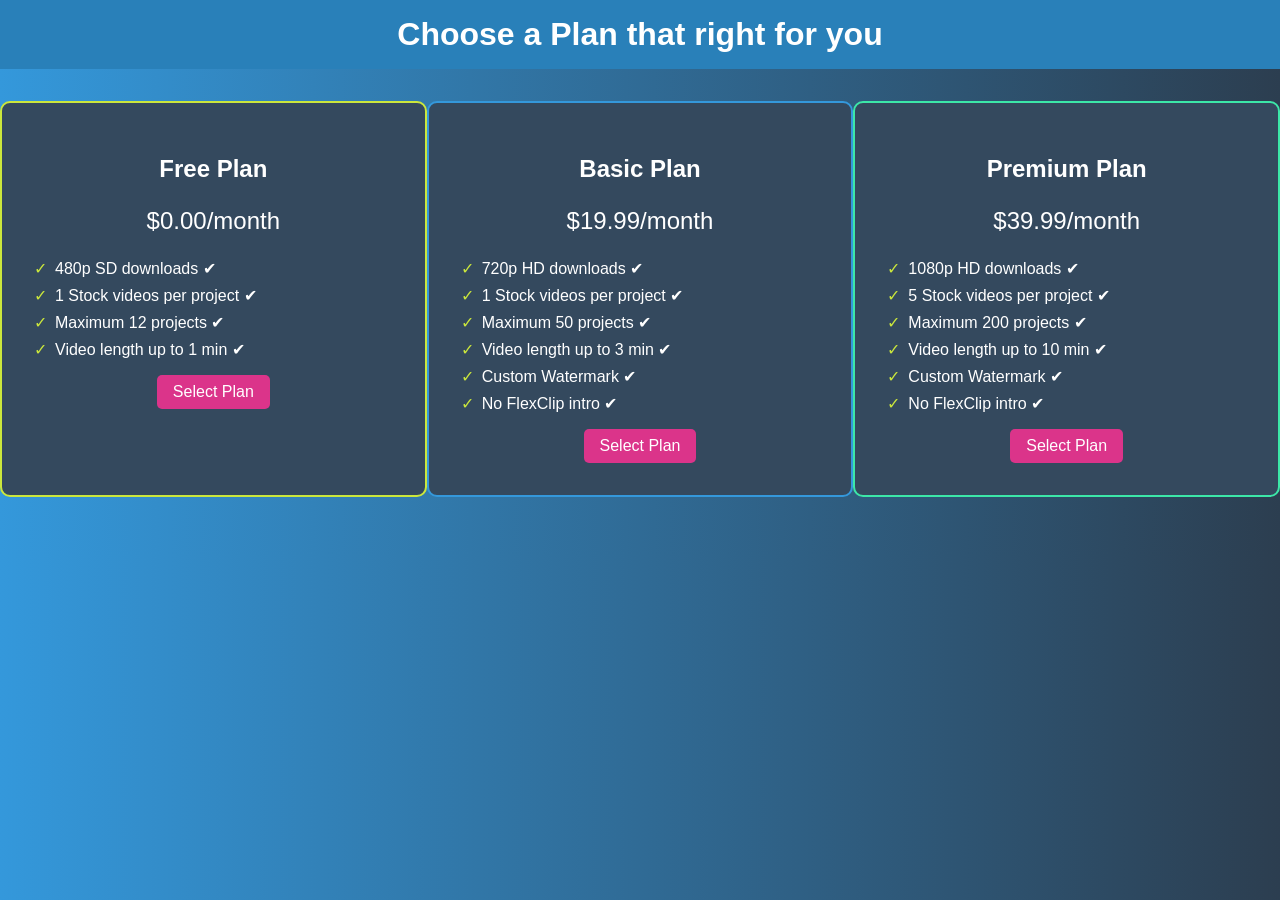
<file: index.html>
<!DOCTYPE html>
<html lang="en">
<head>
    <meta charset="UTF-8">
    <meta name="viewport" content="width=device-width, initial-scale=1.0">
    <link rel="stylesheet" href="styles.css">
    <title>Awesome Pricing Plans</title>
</head>
<body>

    <header>
        <h1>Choose a Plan that right for you</h1>
    </header>

    <section class="pricing-container">
        <div class="plan" id="free-plan">
            <h2>Free Plan</h2>
            <p class="price">$0.00/month</p>
            <ul>
                <li>480p SD downloads ✔</li>
                <li>1 Stock videos per project ✔</li>
                <li>Maximum 12 projects ✔</li>
                <li>Video length up to 1 min ✔</li>
            </ul>
            <button class="cta-button">Select Plan</button>
        </div>

        <div class="plan" id="basic-plan">
            <h2>Basic Plan</h2>
            <p class="price">$19.99/month</p>
            <ul>
                <li>720p HD downloads ✔</li>
                <li>1 Stock videos per project ✔</li>
                <li>Maximum 50 projects ✔</li>
                <li>Video length up to 3 min ✔</li>
                <li>Custom Watermark ✔</li>
                <li>No FlexClip intro ✔</li>
            </ul>
            <button class="cta-button">Select Plan</button>
        </div>

        <div class="plan" id="premium-plan">
            <h2>Premium Plan</h2>
            <p class="price">$39.99/month</p>
            <ul>
                <li>1080p HD downloads ✔</li>
                <li>5 Stock videos per project ✔</li>
                <li>Maximum 200 projects ✔</li>
                <li>Video length up to 10 min ✔</li>
                <li>Custom Watermark ✔</li>
                <li>No FlexClip intro ✔</li>
            </ul>
            <button class="cta-button">Select Plan</button>
        </div>
    </section>

    <script src="script.js"></script>
</body>
</html>
</file>
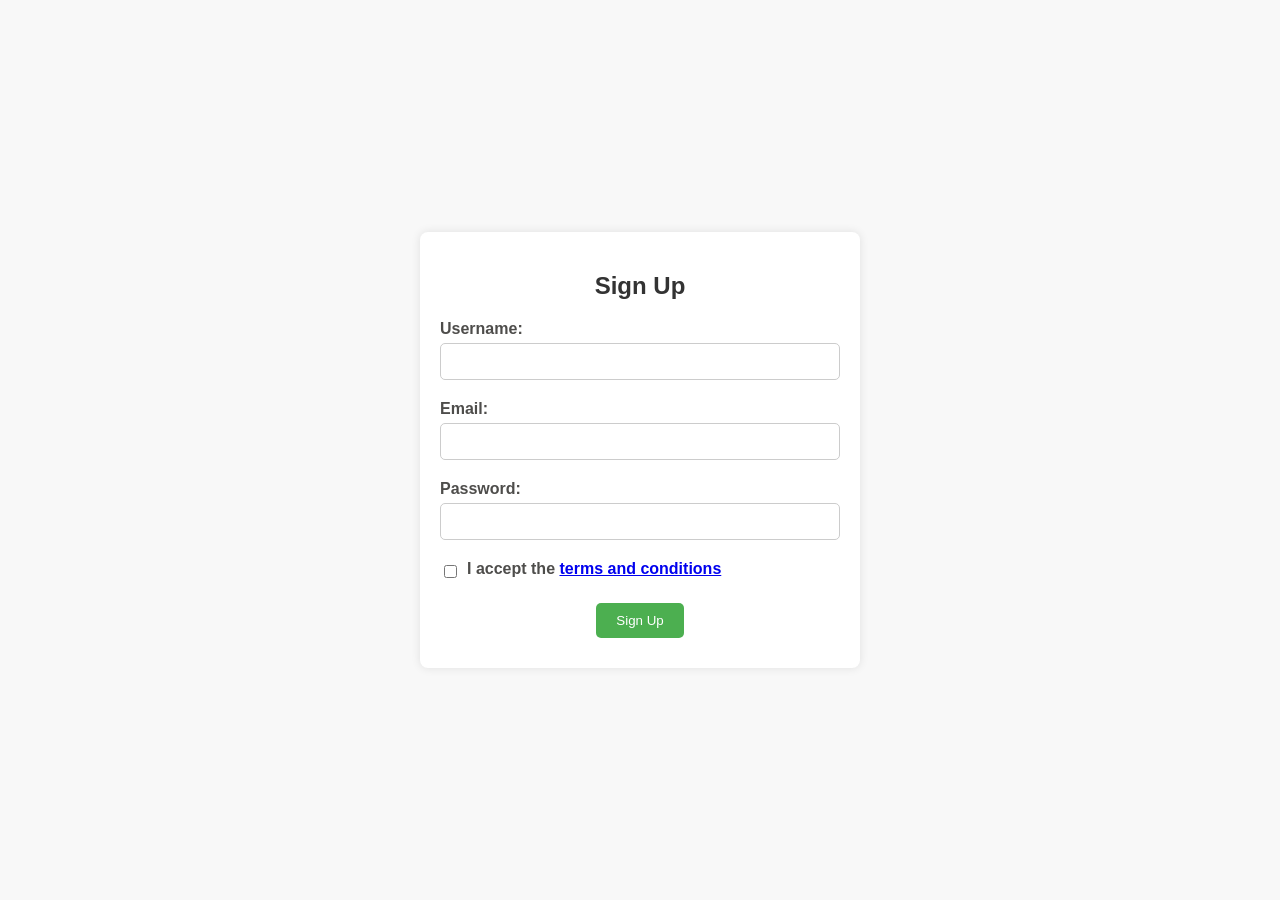
<file: m-2/index.html>
<!DOCTYPE html>
<html lang="en">
<head>
    <meta charset="UTF-8">
    <meta name="viewport" content="width=device-width, initial-scale=1.0">
    <title>Advanced Registration Form</title>
    <link rel="stylesheet" href="styles.css">
</head>
<body>

    <div class="form-container">
        <h2>Sign Up</h2>
        <form id="registrationForm">
            <div class="form-group">
                <label for="username">Username:</label>
                <input type="text" id="username" name="username" required>
                <span class="error-message" id="usernameError"></span>
            </div>
            <div class="form-group">
                <label for="email">Email:</label>
                <input type="email" id="email" name="email" required>
                <span class="error-message" id="emailError"></span>
            </div>
            <div class="form-group">
                <label for="password">Password:</label>
                <input type="password" id="password" name="password" minlength="8" required>
                <span class="error-message" id="passwordError"></span>
                <div id="passwordStrength" class="password-strength"></div>
            </div>
            <div class="terms-checkbox">
                <input type="checkbox" id="terms" name="terms" required>
                <label for="terms">I accept the <a href="#">terms and conditions</a></label>
                <span class="error-message" id="termsError"></span>
            </div>
            <button type="submit" class="submit-btn">Sign Up</button>
        </form>
        <div id="successMessage" class="success-message"></div>
    </div>

    <script src="script.js"></script>
</body>
</html>
</file>
<file: styles.css>
body {

    font-family: 'Arial', sans-serif;
    margin: 0;
    padding: 0;
    box-sizing: border-box;
    background: linear-gradient(to right, #3498db, #2c3e50);
    color: #fff;
}

header {

    background-color: #2980b9;
    text-align: center;
    padding: 1em 0;
}

h1 {

    margin: 0;
}

.pricing-container {
    display: flex;
    justify-content: space-around;
    margin: 2em 0;
}

.plan {
    width: 30%; 
    background-color: #34495e;
    border-radius: 10px;
    padding: 2em;
    text-align: center;
    transition: transform 0.3s ease-in-out;
    margin-bottom: 1.5em;
}

.plan:hover {

    transform: scale(1.05);
}

#free-plan {

    border: 2px solid #cbe73c; 

}

#basic-plan {

    border: 2px solid #3498db;
}

#premium-plan {

    border: 2px solid #3ce7a8;
}

.price {

    font-size: 1.5em;
    margin-bottom: 1em;
}

ul {

    list-style-type: none;
    padding: 0;
}
li {

    margin-bottom: 0.5em;
    display: flex;
    align-items: center; 
}

li::before {

    content: '\2713'; 
    margin-right: 0.5em;
    color: #cbe73c;
}

li {
    margin-bottom: 0.5em;
}

.cta-button {
    background-color: #db348a;
    color: #fff;
    padding: 0.5em 1em;
    border: none;
    border-radius: 5px;
    cursor: pointer;
    font-size: 1em;
    transition: background-color 0.3s ease-in-out;
}

.cta-button:hover {
    
    background-color: #2980b9;
}
</file>
<file: m-2/styles.css>
body {
    font-family: Arial, sans-serif;
    background-color: #f8f8f8;
    display: flex;
    justify-content: center;
    align-items: center;
    min-height: 100vh;
    margin: 0;
    padding: 0;
}

.form-container {
    width: 100%;
    max-width: 400px;
    background-color: #fff;
    padding: 20px;
    border-radius: 8px;
    box-shadow: 0 0 10px rgba(0, 0, 0, 0.1);
}

h2 {
    text-align: center;
    color: #333;
}

.form-group {
    margin-bottom: 20px;
}

label {
    display: block;
    margin-bottom: 5px;
    font-weight: bold;
    color: #4e4d4b;
}

input[type="text"],
input[type="email"],
input[type="password"] {
    width: 100%;
    padding: 10px;
    border: 1px solid #ccc;
    border-radius: 5px;
    box-sizing: border-box;
}

.error-message {
    color: #ff4d4d;
    font-size: 0.8em;
    margin-top: 5px;
    display: block;
}

.password-strength {
    margin-top: 5px;
    font-size: 0.8em;
    color: #8219dd;
}

.terms-checkbox {
    margin-top: 10px;
    display: flex;
    align-items: center;
    color: #611818;
}

.terms-checkbox input[type="checkbox"] {
    margin-right: 10px;
}

.submit-btn {
    background-color: #4CAF50;
    color: white;
    border: none;
    padding: 10px 20px;
    border-radius: 5px;
    cursor: pointer;
    display: block;
    margin: 20px auto 0;
}

.submit-btn:hover {
    background-color: #45a049;
}

.success-message {
    color: #4CAF50;
    margin-top: 10px;
    text-align: center;
}
body {
    font-family: Arial, sans-serif;
    background-image: url('https://th.bing.com/th/id/OIP.GbMboU-krQvdIrfKgWpzXgHaFj?rs=1&pid=ImgDetMain');
    background-size: cover;
    background-repeat: no-repeat;
    background-position: center;
    display: flex;
    justify-content: center;
    align-items: center;
    min-height: 100vh;
    margin: 0;
    padding: 0;
}
@keyframes shake {
    from {
        transform: translateX(0);
    }
    to {
        transform: translateX(10px); 
    }
}
</file>
